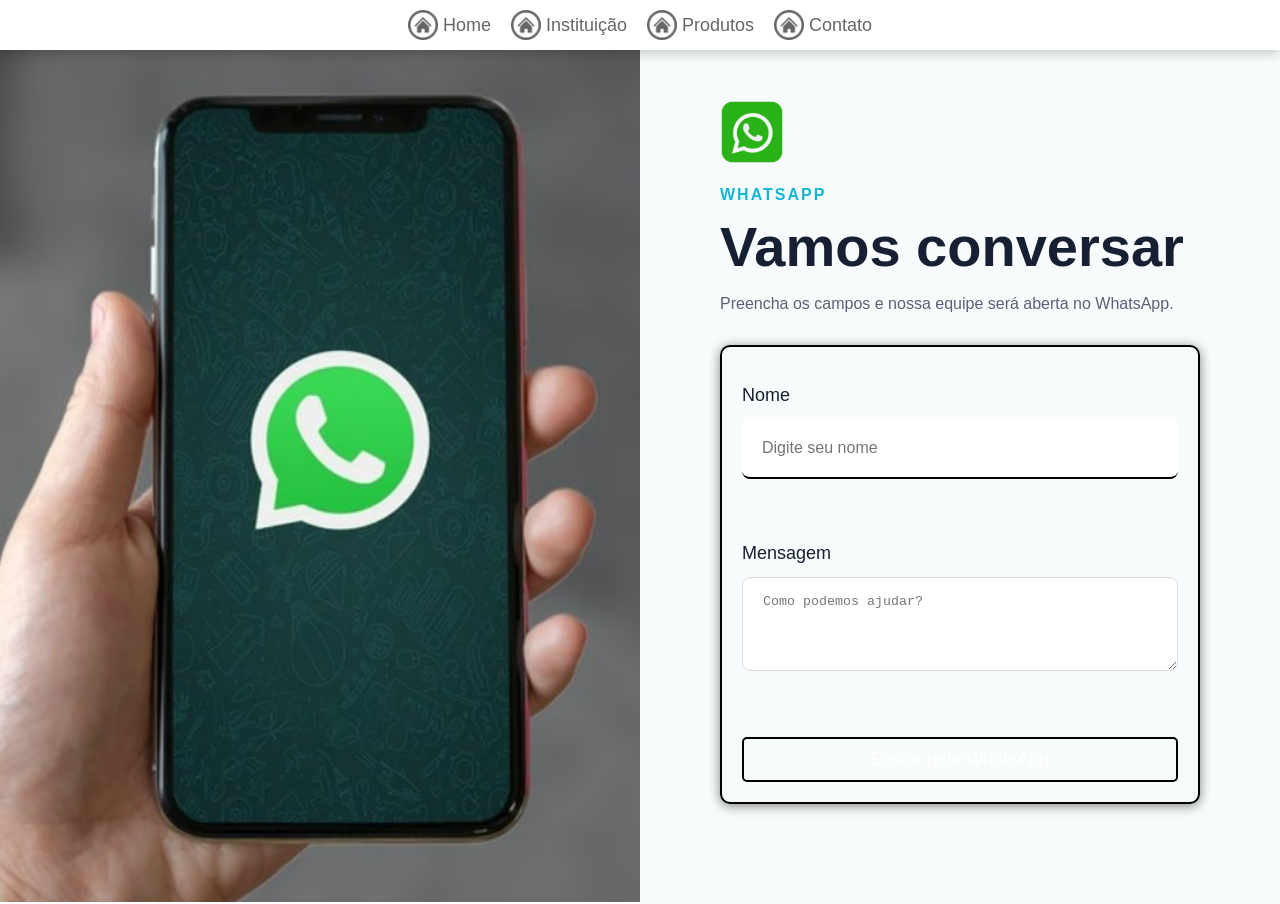
<file: Contact/index.html>
<!DOCTYPE html>
<html lang="pt-BR">
<head>
    <meta charset="UTF-8">
    <meta name="viewport" content="width=device-width, initial-scale=1.0">
    <meta name="description" content="Entre em contato e envie sua mensagem pelo WhatsApp.">
    <title>Contato | Fale Conosco</title>
    <link rel="stylesheet" href="style.css">
</head>
<body>
     <nav>
        <a class="nav-item" href="../Home">
            <img class="nav-icon" src="../assets/icons/botao-home.png" alt="">
            <p>Home</p>
        </a>
          <a class="nav-item" href="../Institution">
            <img class="nav-icon" src="../assets/icons/botao-home.png" alt="">
            <p>Instituição</p>
        </a>
          <a class="nav-item" href="../Products">
            <img class="nav-icon" src="../assets/icons/botao-home.png" alt="">
            <p>Produtos</p>
        </a>
          <a class="nav-item" href="../Contact">
            <img class="nav-icon" src="../assets/icons/botao-home.png" alt="">
            <p>Contato</p>
        </a>
     </nav>

     <div id="wrap-open" class="wrap-open" onclick="openMenu()" role="button" aria-label="Abrir menu" tabindex="0">
        <img src="../assets/icons/menu-aberto.png" alt="">
     </div>

     <div id="menu-mobile" aria-hidden="true">
        <img onclick="fechar()" src="../assets/icons/marca-cruzada.png" alt="Fechar menu" role="button" tabindex="0">
        <a href="../Home">Home</a>
        <a href="../Institution">Instituição</a>
        <a href="../Products">Produtos</a>
        <a href="../Contact">Contato</a>
     </div>

     <main>
        <section class="contact-section">
            <div class="img-div" role="img" aria-label="Conversa pelo WhatsApp"></div>
            <div class="form-panel">
                <div class="form-header">
                    <img src="../assets/icons/pngtree-whatsapp-icon-new-png-image_6315990.png" alt="">
                    <span class="eyebrow">WhatsApp</span>
                    <h1>Vamos conversar</h1>
                    <p>Preencha os campos e nossa equipe será aberta no WhatsApp.</p>
                </div>

                <form class="formulario" onsubmit="enviar(event)" novalidate>
                    <div class="wrap-inputs">
                        <label for="nome">Nome</label>
                        <input type="text" id="nome" name="nome" placeholder="Digite seu nome" autocomplete="name" required>
                        <span class="error" id="nome-error"></span>
                    </div>
                    <div class="wrap-inputs">
                        <label for="assunto">Mensagem</label>
                        <textarea id="assunto" name="assunto" placeholder="Como podemos ajudar?" rows="4" required></textarea>
                        <span class="error" id="assunto-error"></span>
                    </div>
                    <button type="submit">Enviar pelo WhatsApp</button>
                </form>
            </div>
        </section>
     </main>

     <script src="script.js"></script>
</body>
</html>
</file>
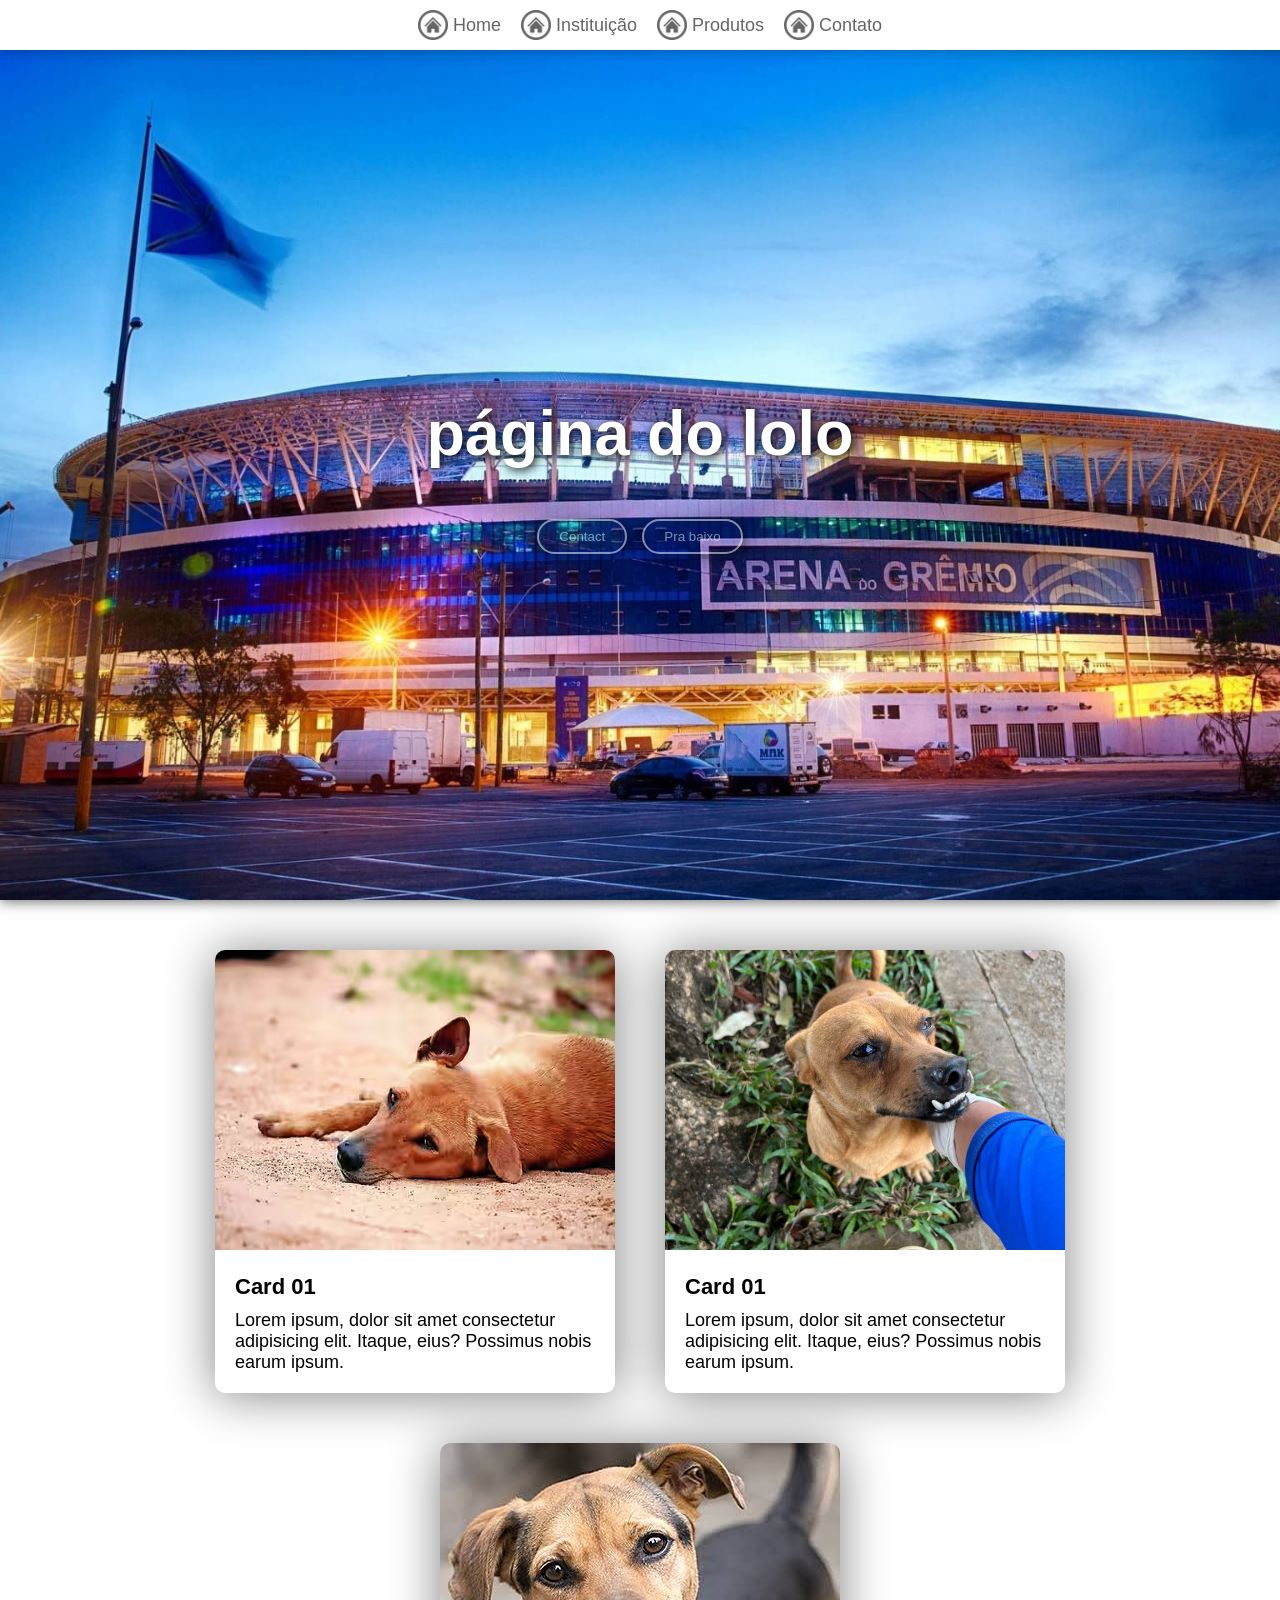
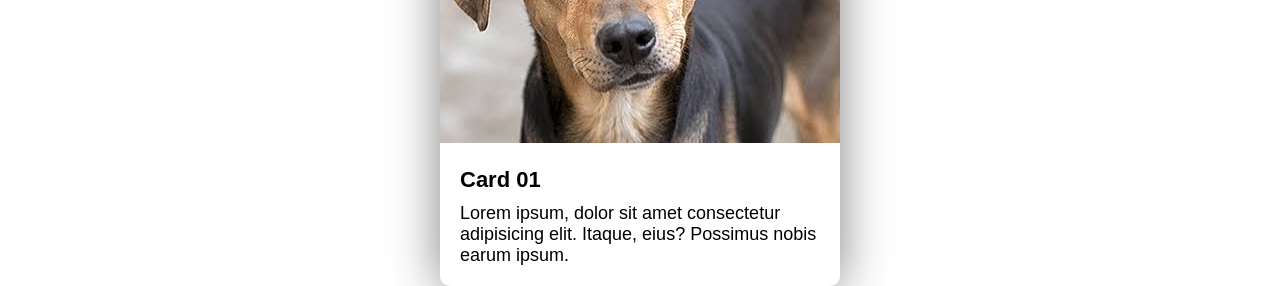
<file: Home/index.html>
<!DOCTYPE html>
<html lang="en">

<head>
  <meta charset="UTF-8">
  <meta name="viewport" content="width=device-width, initial-scale=1.0">
  <title>Site institucional</title>
  <link rel="stylesheet" href="style.css">
</head>

<body>
  <nav>
    <a class="nav-item" href="../Home">
      <img class="nav-icon" src="../assets/icons/botao-home.png" alt="">
      <p>Home</p>
    </a>
    <a class="nav-item" href="../Institution">
      <img class="nav-icon" src="../assets/icons/botao-home.png" alt="">
      <p>Instituição</p>
    </a>
    <a class="nav-item" href="../Products">
      <img class="nav-icon" src="../assets/icons/botao-home.png" alt="">
      <p>Produtos</p>
    </a>
    <a class="nav-item" href="../Contact">
      <img class="nav-icon" src="../assets/icons/botao-home.png" alt="">
      <p>Contato</p>
    </a>
  </nav>

  <div id="wrap-open" class="wrap-open" onclick="openMenu()">
    <img src="../assets/icons/menu-aberto.png" alt="menu">
  </div>

  <div id="menu-mobile">
    <img onclick="fechar()" src="../assets/icons/marca-cruzada.png" alt="X">
    <a href="../Home">Home</a>
    <a href="../Institution">Instituição</a>
    <a href="../Products">Produtos</a>
    <a href="../Contact">Contato</a>
  </div>

  <section class="s1">
    <div class="wrap-divs">
      <div class="title-div">
        <h1>página do lolo</h1>
      </div>
      <div class="wrap-btns">
        <button onclick="irParaContato()">Contact</button>
        <button onclick="irParaBaixo()">Pra baixo</button>
      </div>
    </div>
  </section>

  <section class="s2" id="s2">
    <div class="card">
      <div class="wrap-img">
        <img src="../assets/images/card01.avif" alt="Imagem 1">
      </div>
      <div class="wrap-text">
        <h3>Card 01</h3>
        <p>Lorem ipsum, dolor sit amet consectetur adipisicing elit.
          Itaque, eius? Possimus nobis earum ipsum.</p>
      </div>
    </div>

    <div class="card">
      <div class="wrap-img">
        <img src="../assets/images/card02.jpeg" alt="Imagem 1">
      </div>
      <div class="wrap-text">
        <h3>Card 01</h3>
        <p>Lorem ipsum, dolor sit amet consectetur adipisicing elit.
          Itaque, eius? Possimus nobis earum ipsum.</p>
      </div>
    </div>

    <div class="card">
      <div class="wrap-img">
        <img src="../assets/images/card03.jpg" alt="Imagem 1">
      </div>
      <div class="wrap-text">
        <h3>Card 01</h3>
        <p>Lorem ipsum, dolor sit amet consectetur adipisicing elit.
          Itaque, eius? Possimus nobis earum ipsum.</p>
      </div>
    </div>
  </section>

  <script src="script.js"></script>
</body>

</html>
</file>
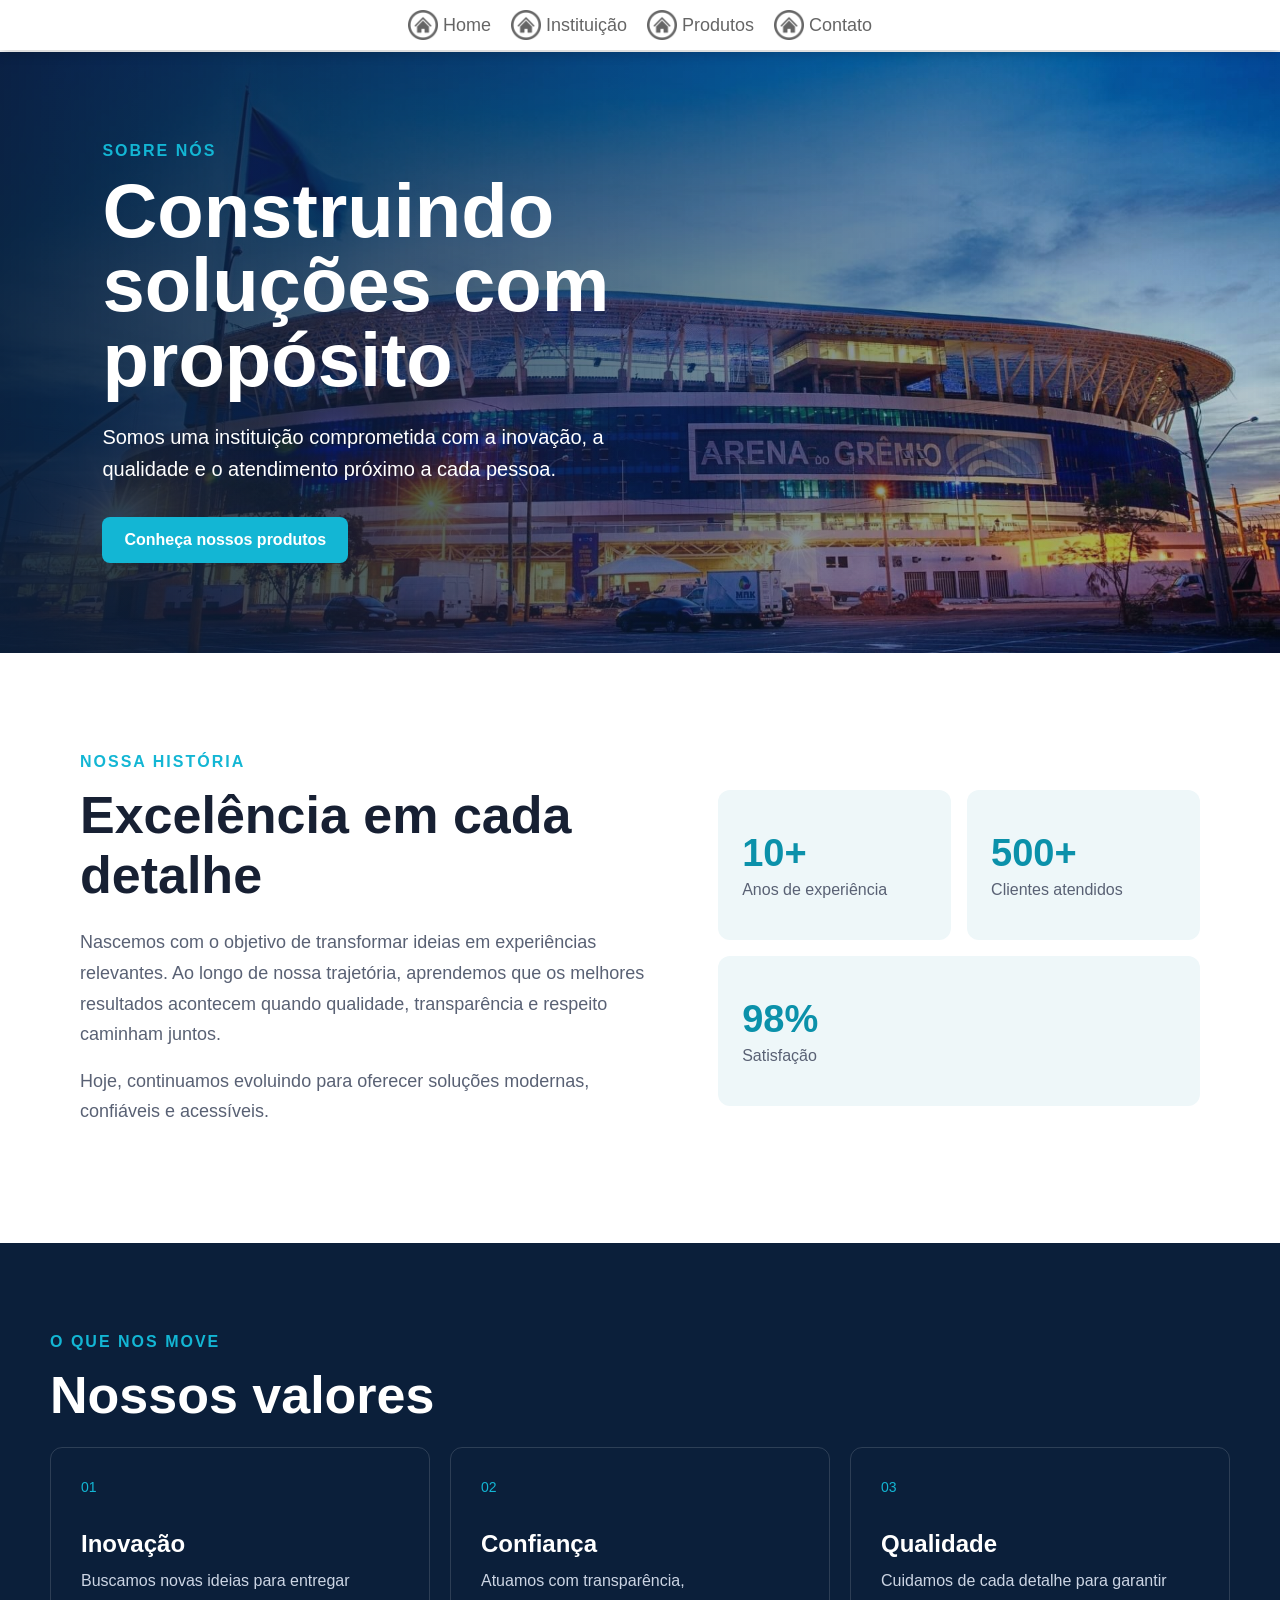
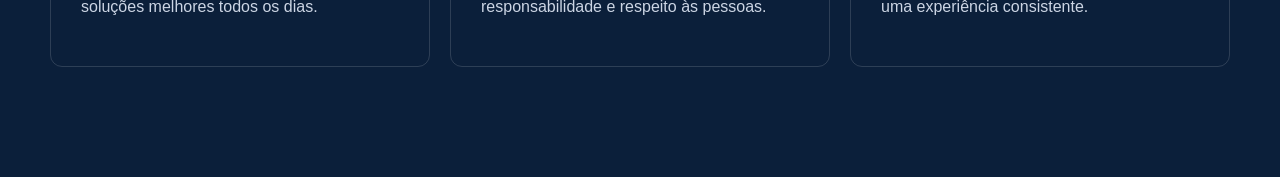
<file: Institution/index.html>
<!DOCTYPE html>
<html lang="pt-BR">
<head>
    <meta charset="UTF-8">
    <meta name="viewport" content="width=device-width, initial-scale=1.0">
    <meta name="description" content="Conheça a nossa instituição, nossa missão e nossos valores.">
    <title>Instituição | Nossa História</title>
    <link rel="stylesheet" href="style.css">
</head>
<body>
    <nav>
        <a class="nav-item" href="../Home">
            <img class="nav-icon" src="../assets/icons/botao-home.png" alt="">
            <p>Home</p>
        </a>
          <a class="nav-item" href="../Institution">
            <img class="nav-icon" src="../assets/icons/botao-home.png" alt="">
            <p>Instituição</p>
        </a>
          <a class="nav-item" href="../Products">
            <img class="nav-icon" src="../assets/icons/botao-home.png" alt="">
            <p>Produtos</p>
        </a>
          <a class="nav-item" href="../Contact">
            <img class="nav-icon" src="../assets/icons/botao-home.png" alt="">
            <p>Contato</p>
        </a>
     </nav>

     <div id="wrap-open" class="wrap-open" onclick="openMenu()" role="button" aria-label="Abrir menu" tabindex="0">
        <img src="../assets/icons/menu-aberto.png" alt="">
     </div>

     <div id="menu-mobile" aria-hidden="true">
        <img onclick="fechar()" src="../assets/icons/marca-cruzada.png" alt="Fechar menu" role="button" tabindex="0">
        <a href="../Home">Home</a>
        <a href="../Institution">Instituição</a>
        <a href="../Products">Produtos</a>
        <a href="../Contact">Contato</a>
     </div>

    <main>
        <section class="hero">
            <div class="hero-content">
                <span class="eyebrow">Sobre nós</span>
                <h1>Construindo soluções com propósito</h1>
                <p>Somos uma instituição comprometida com a inovação, a qualidade e o atendimento próximo a cada pessoa.</p>
                <a class="primary-button" href="../Products">Conheça nossos produtos</a>
            </div>
        </section>

        <section class="about">
            <div class="about-text">
                <span class="eyebrow">Nossa história</span>
                <h2>Excelência em cada detalhe</h2>
                <p>Nascemos com o objetivo de transformar ideias em experiências relevantes. Ao longo de nossa trajetória, aprendemos que os melhores resultados acontecem quando qualidade, transparência e respeito caminham juntos.</p>
                <p>Hoje, continuamos evoluindo para oferecer soluções modernas, confiáveis e acessíveis.</p>
            </div>
            <div class="stats" aria-label="Principais indicadores">
                <article><strong>10+</strong><span>Anos de experiência</span></article>
                <article><strong>500+</strong><span>Clientes atendidos</span></article>
                <article><strong>98%</strong><span>Satisfação</span></article>
            </div>
        </section>

        <section class="values">
            <div class="section-heading">
                <span class="eyebrow">O que nos move</span>
                <h2>Nossos valores</h2>
            </div>
            <div class="value-grid">
                <article>
                    <span>01</span>
                    <h3>Inovação</h3>
                    <p>Buscamos novas ideias para entregar soluções melhores todos os dias.</p>
                </article>
                <article>
                    <span>02</span>
                    <h3>Confiança</h3>
                    <p>Atuamos com transparência, responsabilidade e respeito às pessoas.</p>
                </article>
                <article>
                    <span>03</span>
                    <h3>Qualidade</h3>
                    <p>Cuidamos de cada detalhe para garantir uma experiência consistente.</p>
                </article>
            </div>
        </section>
    </main>

    <script src="script.js"></script>
</body>
</html>
</file>
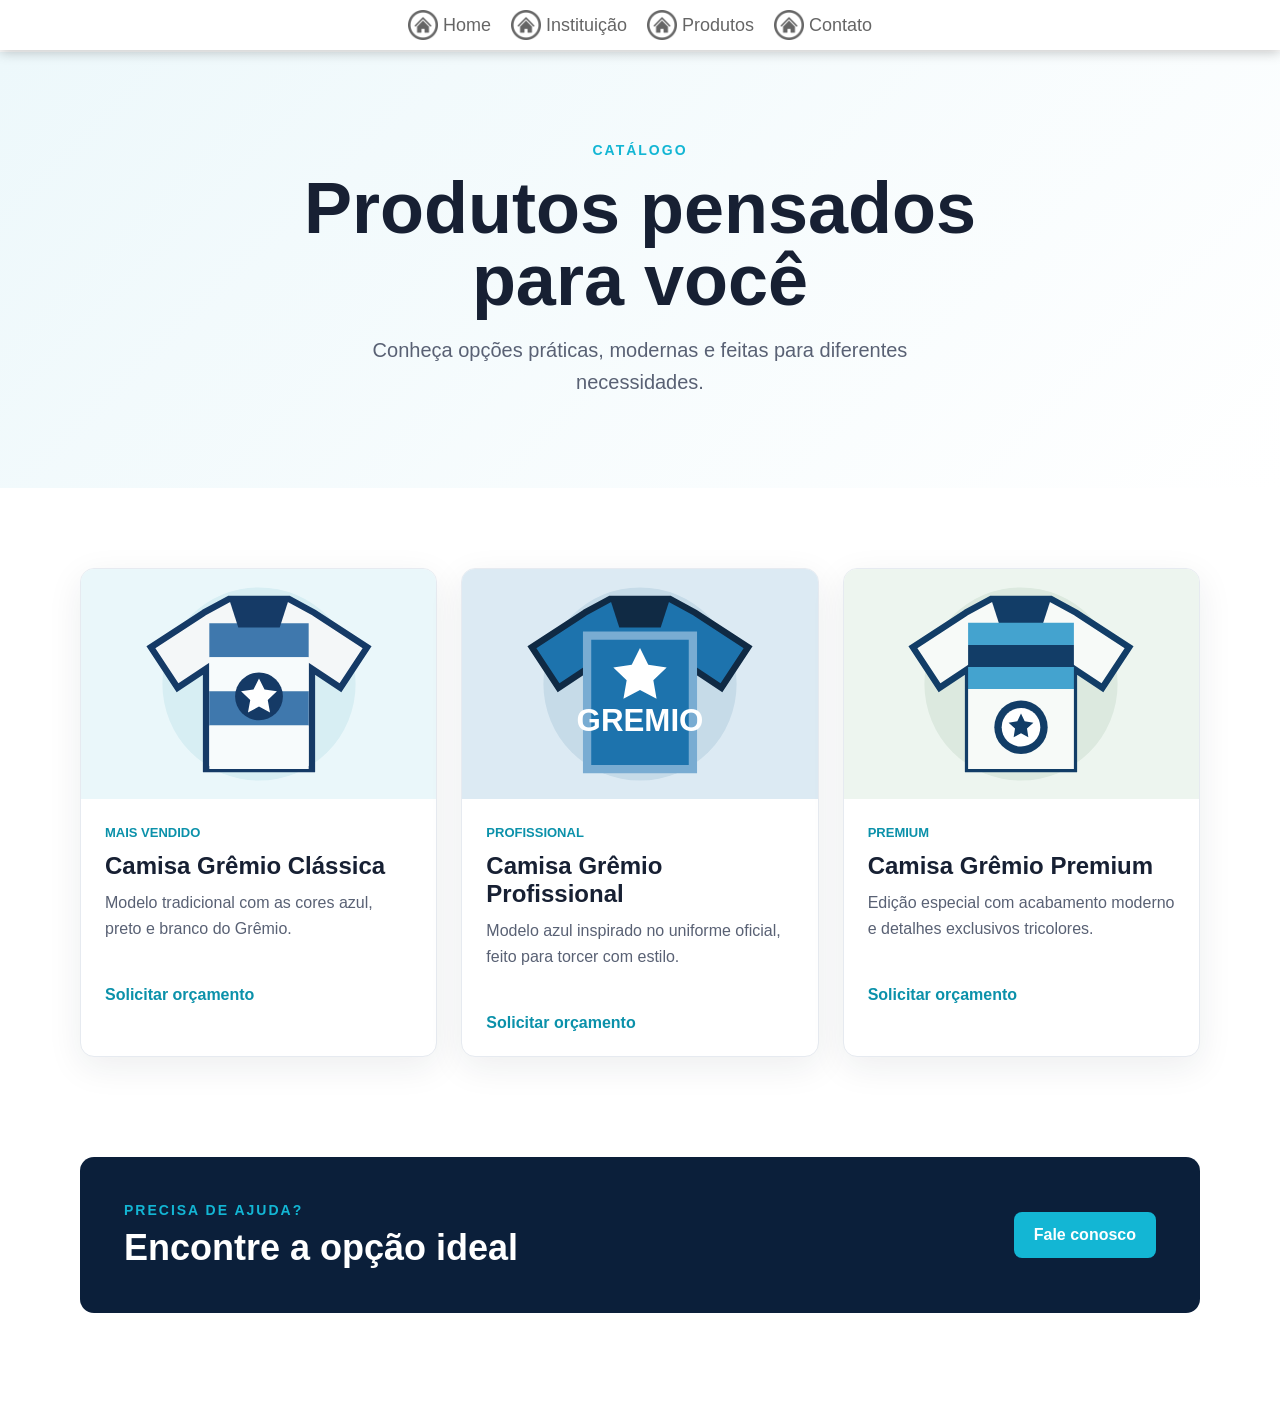
<file: Products/index.html>
<!DOCTYPE html>
<html lang="pt-BR">
<head>
    <meta charset="UTF-8">
    <meta name="viewport" content="width=device-width, initial-scale=1.0">
    <meta name="description" content="Conheça nossa seleção de produtos e soluções.">
    <title>Produtos | Nosso Catálogo</title>
    <link rel="stylesheet" href="style.css">
</head>
<body>
     <nav>
        <a class="nav-item" href="../Home">
            <img class="nav-icon" src="../assets/icons/botao-home.png" alt="">
            <p>Home</p>
        </a>
          <a class="nav-item" href="../Institution">
            <img class="nav-icon" src="../assets/icons/botao-home.png" alt="">
            <p>Instituição</p>
        </a>
          <a class="nav-item" href="../Products">
            <img class="nav-icon" src="../assets/icons/botao-home.png" alt="">
            <p>Produtos</p>
        </a>
          <a class="nav-item" href="../Contact">
            <img class="nav-icon" src="../assets/icons/botao-home.png" alt="">
            <p>Contato</p>
        </a>
     </nav>

     <div id="wrap-open" class="wrap-open" onclick="openMenu()" role="button" aria-label="Abrir menu" tabindex="0">
        <img src="../assets/icons/menu-aberto.png" alt="">
     </div>

     <div id="menu-mobile" aria-hidden="true">
        <img onclick="fechar()" src="../assets/icons/marca-cruzada.png" alt="Fechar menu" role="button" tabindex="0">
        <a href="../Home">Home</a>
        <a href="../Institution">Instituição</a>
        <a href="../Products">Produtos</a>
        <a href="../Contact">Contato</a>
     </div>

    <main>
        <section class="products-hero">
            <span class="eyebrow">Catálogo</span>
            <h1>Produtos pensados para você</h1>
            <p>Conheça opções práticas, modernas e feitas para diferentes necessidades.</p>
        </section>

        <section class="catalog">
            <article class="product-card">
                <img src="../assets/images/camisa-gremio-1.svg" alt="Camisa oficial clássica do Grêmio">
                <div class="product-content">
                    <span class="tag">Mais vendido</span>
                    <h2>Camisa Grêmio Clássica</h2>
                    <p>Modelo tradicional com as cores azul, preto e branco do Grêmio.</p>
                    <a href="../Contact">Solicitar orçamento</a>
                </div>
            </article>
            <article class="product-card">
                <img src="../assets/images/camisa-gremio-2.svg" alt="Camisa azul profissional do Grêmio">
                <div class="product-content">
                    <span class="tag">Profissional</span>
                    <h2>Camisa Grêmio Profissional</h2>
                    <p>Modelo azul inspirado no uniforme oficial, feito para torcer com estilo.</p>
                    <a href="../Contact">Solicitar orçamento</a>
                </div>
            </article>
            <article class="product-card">
                <img src="../assets/images/camisa-gremio-3.svg" alt="Camisa premium do Grêmio">
                <div class="product-content">
                    <span class="tag">Premium</span>
                    <h2>Camisa Grêmio Premium</h2>
                    <p>Edição especial com acabamento moderno e detalhes exclusivos tricolores.</p>
                    <a href="../Contact">Solicitar orçamento</a>
                </div>
            </article>
        </section>

        <section class="cta">
            <div>
                <span class="eyebrow">Precisa de ajuda?</span>
                <h2>Encontre a opção ideal</h2>
            </div>
            <a href="../Contact">Fale conosco</a>
        </section>
    </main>

    <script src="script.js"></script>
</body>
</html>
</file>
<file: Contact/style.css>
*{
    margin: 0;
    padding: 0;
}

nav{
    display: flex;
    gap: 20px;
    justify-content: center;
    padding: 10px;
    box-shadow: 0px 2px 12px #0000003c;
    position: fixed;
    top: 0;
    width: 100%;
    background-color: #ffffff;
}

* {
    box-sizing: border-box;
}

body {
    font-family: Arial, Helvetica, sans-serif;
    color: #172033;
}

.contact-section {
    min-height: 100vh;
    display: grid;
    grid-template-columns: 1fr 1fr;
}

.img-div {
    width: auto;
    height: auto;
}

.form-panel {
    display: flex;
    flex-direction: column;
    align-items: center;
    justify-content: center;
    padding: 100px 8%;
    background: #f8fbfc;
}

.form-header,
.formulario {
    width: min(100%, 480px);
}

.form-header {
    margin-bottom: 28px;
}

.form-header img {
    position: static;
    width: 64px;
    margin-bottom: 18px;
    border: 0;
    border-radius: 0;
    box-shadow: none;
    transform: none;
}

.eyebrow {
    display: block;
    margin-bottom: 10px;
    color: #13b6d4;
    font-weight: 700;
    letter-spacing: 2px;
    text-transform: uppercase;
}

.form-header h1 {
    margin-bottom: 12px;
    font-size: clamp(38px, 5vw, 56px);
}

.form-header p {
    color: #596174;
    line-height: 1.6;
}

.formulario {
    position: static;
    padding: 0;
    border: 0;
    box-shadow: none;
}

.wrap-inputs {
    margin-bottom: 18px;
}

label {
    display: block;
    margin: 0 0 8px;
}

input,
textarea {
    width: 100%;
    min-height: 54px;
    resize: vertical;
    border: 1px solid #d8dee8;
    border-radius: 8px;
    background: white;
}

input:focus,
textarea:focus {
    border-color: #13b6d4;
    box-shadow: 0 0 0 3px rgba(19, 182, 212, 0.12);
}

textarea {
    padding: 16px 20px;
}

.error {
    display: block;
    min-height: 18px;
    margin-top: 5px;
    color: #c0392b;
    font-size: 14px;
}

button {
    border: 0;
    background: #13b6d4;
    color: white;
}

button:hover {
    background: #0d91aa;
}

.nav-item{
    display: flex;
    align-items: center;
    gap: 5px;
    font-size: 18px;
    text-decoration: none;
    color: black;
    font-family: Arial, Helvetica, sans-serif;
    opacity: 0.6;
    transition: all 200ms ease-in-out;
}

.nav-item:hover{
    opacity: 1;
}

.nav-icon{
    width: 30px;
    height: auto;
}


.wrap-open, .wrap-open img{
    display: none;
}

#menu-mobile, #menu-mobile img{
    display: none;
}
section{
    display: flex;
    align-items: center;
    justify-content: center;
    height: 100vh;
}

.formulario{
    border: 2px solid black;
    border-radius: 10px;
    padding: 20px;
    box-shadow: 0px 2px 12px #0000047c;
    position: relative;
    font-family: Arial, Helvetica, sans-serif;

}

.img-div{
    background-image: url(../assets/images/zap.avif);
    background-position: center;
    background-repeat: no-repeat;
    background-size: cover;
    height: 100vh;
    width: 50vw;
}

.form-div{
    width: 30vh;
    height: 100vw;
    display: flex;
    align-items: center;
    justify-content: center;
}

.wrap-inputs{
    display: flex;
    flex-direction: column;
    gap: 5px;

}
label{
    font-size: 18px;
    margin-top: 2vh;
}

input{
    padding: 20px;
    font-size: 16px;
    outline: none;
    border: none;
    border-bottom: 2px solid black;
}

button{
    padding: 10px;
    margin-top: 20px;
    background: none;
    border: 2px solid black;
    border-radius: 5px;
    width: 100%;
    font-size: 18px;
    transition: all 200ms ease-in-out;
}

button:hover{
    cursor: pointer;
    background: black;
    color:white;
}

.formulario img{
    width: 60px;
    position: absolute;
    left: 50%;
    transform: translate(-50%);
    top: -35px;
    border: 2px solid black;
    border-radius: 15px;
    box-shadow: 0px 2px 12px #00000053;
    background-color: white;
}

@media (width <= 1000px){
    .img-div{
        display: none;
    }
    .contact-section {
        grid-template-columns: 1fr;
    }
    .form-panel {
        min-height: 100vh;
        padding: 100px 24px 50px;
    }
    nav{
        display: none;
    }

    .wrap-open{
        display: flex;
        align-items: center;
        justify-content: center;
        background-color: #ffffff;
        opacity: 0.5;
        width: 50px;
        height: 50px;
        position: absolute;
        right: 10px;
        top: 10px;
        transition: all 200ms ease-in-out;
        border-radius: 5px;
    }
    .wrap-open:hover{
        cursor: pointer;
        opacity: 1;
    }
    .wrap-open img{
        display: flex;
        width: 35px;
    }
    #menu-mobile{
        display: none;
        align-items: center;
        justify-content: center;
        flex-direction: column;
        gap: 20px;
        font-size: 32px;
        height: 100vh;
        animation: deCima 1s ease-in-out;
    }
    #menu-mobile a{
        text-decoration: none;
        color: black;
        font-family: Arial, Helvetica, sans-serif;
        opacity: 0.5;
        transition: all 200ms ease-in-out;
    }
    #menu-mobile a:hover{
        opacity: 1;
        font-weight: bold;
    }
    #menu-mobile img{
        width: 35px;
        position: absolute;
        top: 10px;
        right: 10px;
        opacity: 0.5;
        transition: all 200ms ease-in-out;
    }
    #menu-mobile img:hover{
        cursor: pointer;
        opacity: 1;
    }
    #menu-mobile img{
        display: block;
    }
}

@keyframes deCima {
    0%{
        transform: translateY(-100%);
        opacity: 0;
        height: 0vh;
    }
    50%{
       opacity: 0; 
    }
}
</file>
<file: Home/style.css>
* {
    margin: 0;
    padding: 0;
}

nav {
    display: flex;
    gap: 20px;
    justify-content: center;
    padding: 10px;
    box-shadow: 0px 2px 12px #0000003c;
    position: fixed;
    top: 0;
    width: 100%;
    background-color: #ffffff;
    z-index: 999;
}

.nav-item {
    display: flex;
    align-items: center;
    gap: 5px;
    font-size: 18px;
    text-decoration: none;
    color: black;
    font-family: Arial, Helvetica, sans-serif;
    opacity: 0.6;
    transition: all 200ms ease-in-out;
}

.nav-item:hover {
    opacity: 1;
}

.nav-icon {
    width: 30px;
    height: auto;
}

.s1 {
    background-image: url('../assets/images/b5534d6cf762ee9c6f3137e1dff7bff7.jpg');
    background-position: center;
    background-size: cover;
    background-repeat: no-repeat;
    background-attachment: fixed;
    height: 100vh;
    box-shadow: 0px 2px 12px #0000008c;
    display: flex;
    align-items: center;
    justify-content: center;
}

.wrap-divs {
    padding: 20px;
}

.title-div {
    padding: 50px;
    font-size: 42px;
    color: white;
    font-family: Arial, Helvetica, sans-serif;
    text-shadow: 2px 2px 10px black;
}

.wrap-btns {
    display: flex;
    justify-content: center;
    gap: 15px;
}
.wrap-btns button{
 padding: 8px 20px 8px 20px ;
 border-radius: 999px;
 border: none;
 border: 2px solid white;
 color: white;
 font-family: Arial, Helvetica, sans-serif;
 background: none ;
box-shadow: 2px 3px 15px black;
opacity: 0.5;
transition: all 400ms linear;
}
.wrap-btns button:hover{
    opacity: 1;
    cursor: pointer;
    border: 2px solid #13e0ff;
    color: #13e0ff;
    box-shadow: 2px 3px 15px white;
    transform: scale(1.1);
}
.s2 {
    height: 80vh;
    display: flex;
    align-items: center;
    justify-content: center;
    gap: 50px;
    flex-wrap: wrap;
    padding: 50px;
}

.card{
    width: 400px;
    box-shadow: 0px 2px 50px #0000007f;
    transition: all 200ms ease-in-out;
    border-radius: 10px;
}
.wrap-img{
    border-top-left-radius: 10px;
    border-top-right-radius: 10px;
    overflow: hidden;
}
.card:hover{
    box-shadow: 2px 5px 10px #0000007f;
    transform: translateY(10px);
}
.wrap-text{
    padding: 20px;
    font-family: Arial, Helvetica, sans-serif;
}
.wrap-text h3{
        font-size: 22px;
        font-weight: bolder;
        margin-bottom: 10px;
}
.wrap-text p{
        font-size: 18px;
}

.wrap-open,
.wrap-open img {
    display: none;
}

#menu-mobile,
#menu-mobile img {
    display: none;
}


@media (width <=1000px) {
    nav {
        display: none;
    }

    .wrap-open {
        display: flex;
        align-items: center;
        justify-content: center;
        background-color: #ffffff;
        opacity: 0.5;
        width: 50px;
        height: 50px;
        position: absolute;
        right: 10px;
        top: 10px;
        transition: all 200ms ease-in-out;
        border-radius: 5px;
    }

    .wrap-open:hover {
        cursor: pointer;
        opacity: 1;
    }

    .wrap-open img {
        display: flex;
        width: 35px;
    }

    #menu-mobile {
        display: none;
        align-items: center;
        justify-content: center;
        flex-direction: column;
        gap: 20px;
        font-size: 32px;
        height: 100vh;
        animation: deCima 1s ease-in-out;
    }

    #menu-mobile a {
        text-decoration: none;
        color: black;
        font-family: Arial, Helvetica, sans-serif;
        opacity: 0.5;
        transition: all 200ms ease-in-out;
    }

    #menu-mobile a:hover {
        opacity: 1;
        font-weight: bold;
    }

    #menu-mobile img {
        width: 35px;
        position: absolute;
        top: 10px;
        right: 10px;
        opacity: 0.5;
        transition: all 200ms ease-in-out;
    }

    #menu-mobile img:hover {
        cursor: pointer;
        opacity: 1;
    }

    #menu-mobile img {
        display: block;
    }
    .title-div {
        padding: 20px;
        font-size: 28px;
    }
}

@keyframes deCima {
    0% {
        transform: translateY(-100%);
        opacity: 0;
        height: 0vh;
    }

    50% {
        opacity: 0;
    }
}
</file>
<file: Institution/style.css>
*{
    margin: 0;
    padding: 0;
}

nav{
    display: flex;
    gap: 20px;
    justify-content: center;
    padding: 10px;
    box-shadow: 0px 2px 12px #0000003c;
    position: fixed;
    top: 0;
    width: 100%;
    background-color: #ffffff;
}

* {
    box-sizing: border-box;
}

body {
    font-family: Arial, Helvetica, sans-serif;
    color: #172033;
}

.hero {
    min-height: 560px;
    margin-top: 52px;
    display: flex;
    align-items: center;
    padding: 90px 8%;
    background:
        linear-gradient(90deg, rgba(11, 31, 58, 0.92), rgba(11, 31, 58, 0.25)),
        url("../assets/images/b5534d6cf762ee9c6f3137e1dff7bff7.jpg") center/cover;
}

.hero-content {
    max-width: 680px;
    color: white;
}

.eyebrow {
    display: block;
    margin-bottom: 14px;
    color: #13b6d4;
    font-weight: 700;
    letter-spacing: 2px;
    text-transform: uppercase;
}

.hero h1 {
    max-width: 620px;
    font-size: clamp(44px, 7vw, 76px);
    line-height: 0.98;
    margin-bottom: 24px;
}

.hero p {
    max-width: 560px;
    margin-bottom: 32px;
    font-size: 20px;
    line-height: 1.6;
}

.primary-button {
    display: inline-block;
    padding: 14px 22px;
    border-radius: 8px;
    background: #13b6d4;
    color: white;
    font-weight: 700;
    text-decoration: none;
    transition: 200ms ease;
}

.primary-button:hover {
    background: #0d91aa;
    transform: translateY(-2px);
}

.about {
    display: grid;
    grid-template-columns: 1.2fr 1fr;
    gap: 60px;
    align-items: center;
    max-width: 1180px;
    margin: 0 auto;
    padding: 100px 30px;
}

.about h2,
.section-heading h2 {
    margin-bottom: 22px;
    font-size: clamp(34px, 5vw, 52px);
}

.about-text p {
    margin-bottom: 16px;
    color: #596174;
    font-size: 18px;
    line-height: 1.7;
}

.stats {
    display: grid;
    grid-template-columns: repeat(2, 1fr);
    gap: 16px;
}

.stats article {
    min-height: 150px;
    display: flex;
    flex-direction: column;
    justify-content: center;
    padding: 24px;
    border-radius: 12px;
    background: #eef7f9;
}

.stats article:last-child {
    grid-column: 1 / -1;
}

.stats strong {
    color: #0b91aa;
    font-size: 38px;
}

.stats span {
    margin-top: 6px;
    color: #596174;
}

.values {
    padding: 90px 30px 110px;
    background: #0b1f3a;
    color: white;
}

.section-heading,
.value-grid {
    max-width: 1180px;
    margin: 0 auto;
}

.value-grid {
    display: grid;
    grid-template-columns: repeat(3, 1fr);
    gap: 20px;
}

.value-grid article {
    min-height: 220px;
    padding: 30px;
    border: 1px solid rgba(255, 255, 255, 0.14);
    border-radius: 12px;
}

.value-grid article > span {
    color: #13b6d4;
    font-size: 14px;
}

.value-grid h3 {
    margin: 34px 0 10px;
    font-size: 24px;
}

.value-grid p {
    color: #ccd5e4;
    line-height: 1.6;
}

.nav-item{
    display: flex;
    align-items: center;
    gap: 5px;
    font-size: 18px;
    text-decoration: none;
    color: black;
    font-family: Arial, Helvetica, sans-serif;
    opacity: 0.6;
    transition: all 200ms ease-in-out;
}

.nav-item:hover{
    opacity: 1;
}

.nav-icon{
    width: 30px;
    height: auto;
}


.wrap-open, .wrap-open img{
    display: none;
}

#menu-mobile, #menu-mobile img{
    display: none;
}


@media (width <= 1000px){
    nav{
        display: none;
    }
    .hero {
        min-height: 520px;
        margin-top: 0;
        padding: 110px 24px 70px;
    }
    .hero h1 {
        font-size: 48px;
    }
    .about {
        grid-template-columns: 1fr;
        gap: 36px;
        padding: 70px 24px;
    }
    .value-grid {
        grid-template-columns: 1fr;
    }
    .wrap-open{
        display: flex;
        align-items: center;
        justify-content: center;
        background-color: #ffffff;
        opacity: 0.5;
        width: 50px;
        height: 50px;
        position: absolute;
        right: 10px;
        top: 10px;
        transition: all 200ms ease-in-out;
        border-radius: 5px;
    }
    .wrap-open:hover{
        cursor: pointer;
        opacity: 1;
    }
    .wrap-open img{
        display: flex;
        width: 35px;
    }
    #menu-mobile{
        display: none;
        align-items: center;
        justify-content: center;
        flex-direction: column;
        gap: 20px;
        font-size: 32px;
        height: 100vh;
        animation: deCima 1s ease-in-out;
    }
    #menu-mobile a{
        text-decoration: none;
        color: black;
        font-family: Arial, Helvetica, sans-serif;
        opacity: 0.5;
        transition: all 200ms ease-in-out;
    }
    #menu-mobile a:hover{
        opacity: 1;
        font-weight: bold;
    }
    #menu-mobile img{
        width: 35px;
        position: absolute;
        top: 10px;
        right: 10px;
        opacity: 0.5;
        transition: all 200ms ease-in-out;
    }
    #menu-mobile img:hover{
        cursor: pointer;
        opacity: 1;
    }
    #menu-mobile img{
        display: block;
    }
}

@keyframes deCima {
    0%{
        transform: translateY(-100%);
        opacity: 0;
        height: 0vh;
    }
    50%{
       opacity: 0; 
    }
}
</file>
<file: Products/style.css>
*{
    margin: 0;
    padding: 0;
}

nav{
    display: flex;
    gap: 20px;
    justify-content: center;
    padding: 10px;
    box-shadow: 0px 2px 12px #0000003c;
    position: fixed;
    top: 0;
    width: 100%;
    background-color: #ffffff;
}

* {
    box-sizing: border-box;
}

body {
    font-family: Arial, Helvetica, sans-serif;
    color: #172033;
}

.products-hero {
    min-height: 430px;
    margin-top: 52px;
    display: flex;
    flex-direction: column;
    align-items: center;
    justify-content: center;
    padding: 90px 24px;
    text-align: center;
    background: linear-gradient(135deg, #edf8fb, #ffffff);
}

.eyebrow {
    color: #13b6d4;
    font-size: 14px;
    font-weight: 700;
    letter-spacing: 2px;
    text-transform: uppercase;
}

.products-hero h1 {
    max-width: 760px;
    margin: 14px 0 18px;
    font-size: clamp(44px, 7vw, 72px);
    line-height: 1;
}

.products-hero p {
    max-width: 620px;
    color: #596174;
    font-size: 20px;
    line-height: 1.6;
}

.catalog {
    max-width: 1180px;
    margin: 0 auto;
    display: grid;
    grid-template-columns: repeat(3, 1fr);
    gap: 24px;
    padding: 80px 30px 100px;
}

.product-card {
    overflow: hidden;
    border: 1px solid #e6eaf0;
    border-radius: 14px;
    background: white;
    box-shadow: 0 10px 35px rgba(23, 32, 51, 0.08);
    transition: 220ms ease;
}

.product-card:hover {
    transform: translateY(-8px);
    box-shadow: 0 18px 42px rgba(23, 32, 51, 0.14);
}

.product-card img {
    width: 100%;
    height: 230px;
    display: block;
    object-fit: cover;
}

.product-content {
    padding: 24px;
}

.tag {
    display: inline-block;
    margin-bottom: 12px;
    color: #0b91aa;
    font-size: 13px;
    font-weight: 700;
    text-transform: uppercase;
}

.product-content h2 {
    margin-bottom: 10px;
    font-size: 24px;
}

.product-content p {
    min-height: 78px;
    color: #596174;
    line-height: 1.6;
}

.product-content a {
    display: inline-block;
    margin-top: 18px;
    color: #0b91aa;
    font-weight: 700;
    text-decoration: none;
}

.product-content a:hover {
    text-decoration: underline;
}

.cta {
    max-width: 1120px;
    margin: 0 auto 100px;
    display: flex;
    align-items: center;
    justify-content: space-between;
    padding: 44px;
    border-radius: 14px;
    background: #0b1f3a;
    color: white;
}

.cta h2 {
    margin-top: 8px;
    font-size: 36px;
}

.cta a {
    flex: 0 0 auto;
    padding: 14px 20px;
    border-radius: 8px;
    background: #13b6d4;
    color: white;
    font-weight: 700;
    text-decoration: none;
}

.nav-item{
    display: flex;
    align-items: center;
    gap: 5px;
    font-size: 18px;
    text-decoration: none;
    color: black;
    font-family: Arial, Helvetica, sans-serif;
    opacity: 0.6;
    transition: all 200ms ease-in-out;
}

.nav-item:hover{
    opacity: 1;
}

.nav-icon{
    width: 30px;
    height: auto;
}


.wrap-open, .wrap-open img{
    display: none;
}

#menu-mobile, #menu-mobile img{
    display: none;
}


@media (width <= 1000px){
    nav{
        display: none;
    }
    .products-hero {
        margin-top: 0;
    }
    .catalog {
        grid-template-columns: 1fr;
        padding: 60px 24px;
    }
    .cta {
        margin: 0 24px 70px;
        flex-direction: column;
        align-items: flex-start;
        gap: 24px;
    }
    .wrap-open{
        display: flex;
        align-items: center;
        justify-content: center;
        background-color: #ffffff;
        opacity: 0.5;
        width: 50px;
        height: 50px;
        position: absolute;
        right: 10px;
        top: 10px;
        transition: all 200ms ease-in-out;
        border-radius: 5px;
    }
    .wrap-open:hover{
        cursor: pointer;
        opacity: 1;
    }
    .wrap-open img{
        display: flex;
        width: 35px;
    }
    #menu-mobile{
        display: none;
        align-items: center;
        justify-content: center;
        flex-direction: column;
        gap: 20px;
        font-size: 32px;
        height: 100vh;
        animation: deCima 1s ease-in-out;
    }
    #menu-mobile a{
        text-decoration: none;
        color: black;
        font-family: Arial, Helvetica, sans-serif;
        opacity: 0.5;
        transition: all 200ms ease-in-out;
    }
    #menu-mobile a:hover{
        opacity: 1;
        font-weight: bold;
    }
    #menu-mobile img{
        width: 35px;
        position: absolute;
        top: 10px;
        right: 10px;
        opacity: 0.5;
        transition: all 200ms ease-in-out;
    }
    #menu-mobile img:hover{
        cursor: pointer;
        opacity: 1;
    }
    #menu-mobile img{
        display: block;
    }
}

@keyframes deCima {
    0%{
        transform: translateY(-100%);
        opacity: 0;
        height: 0vh;
    }
    50%{
       opacity: 0; 
    }
}
</file>
